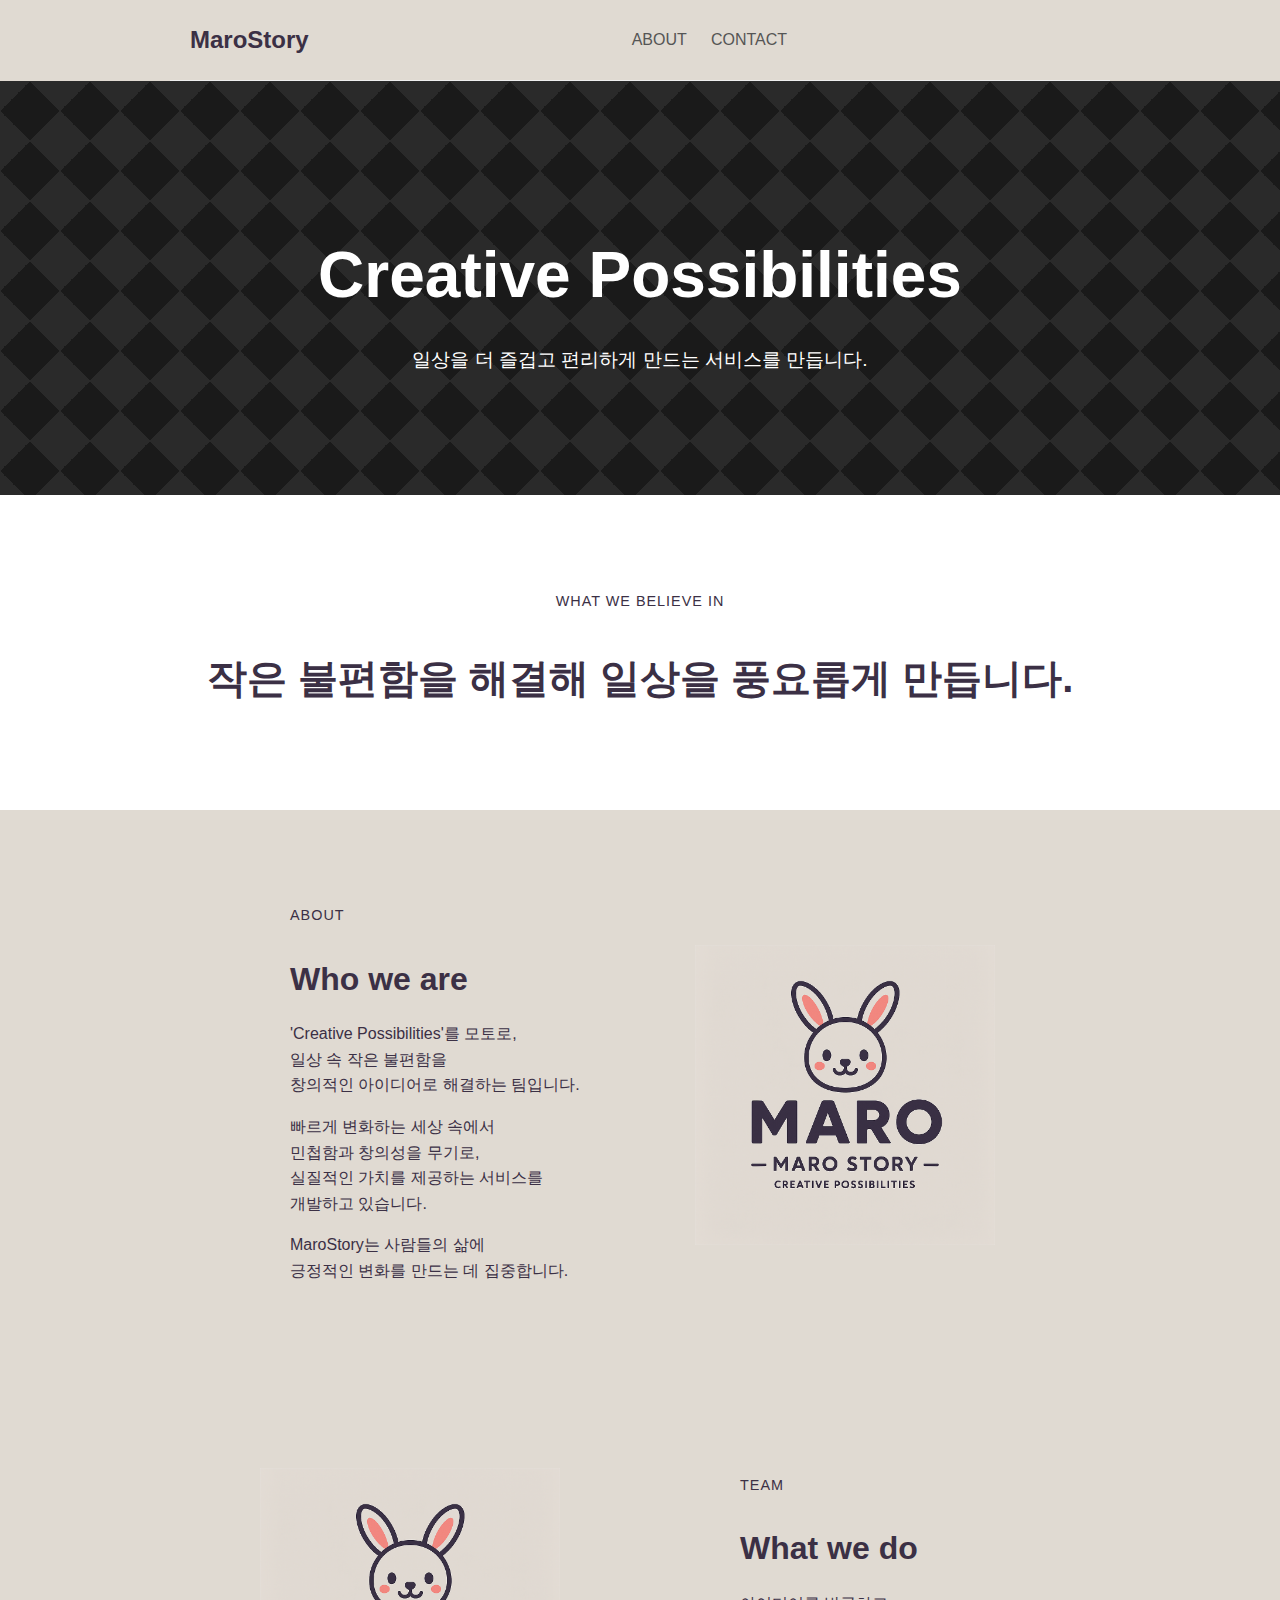
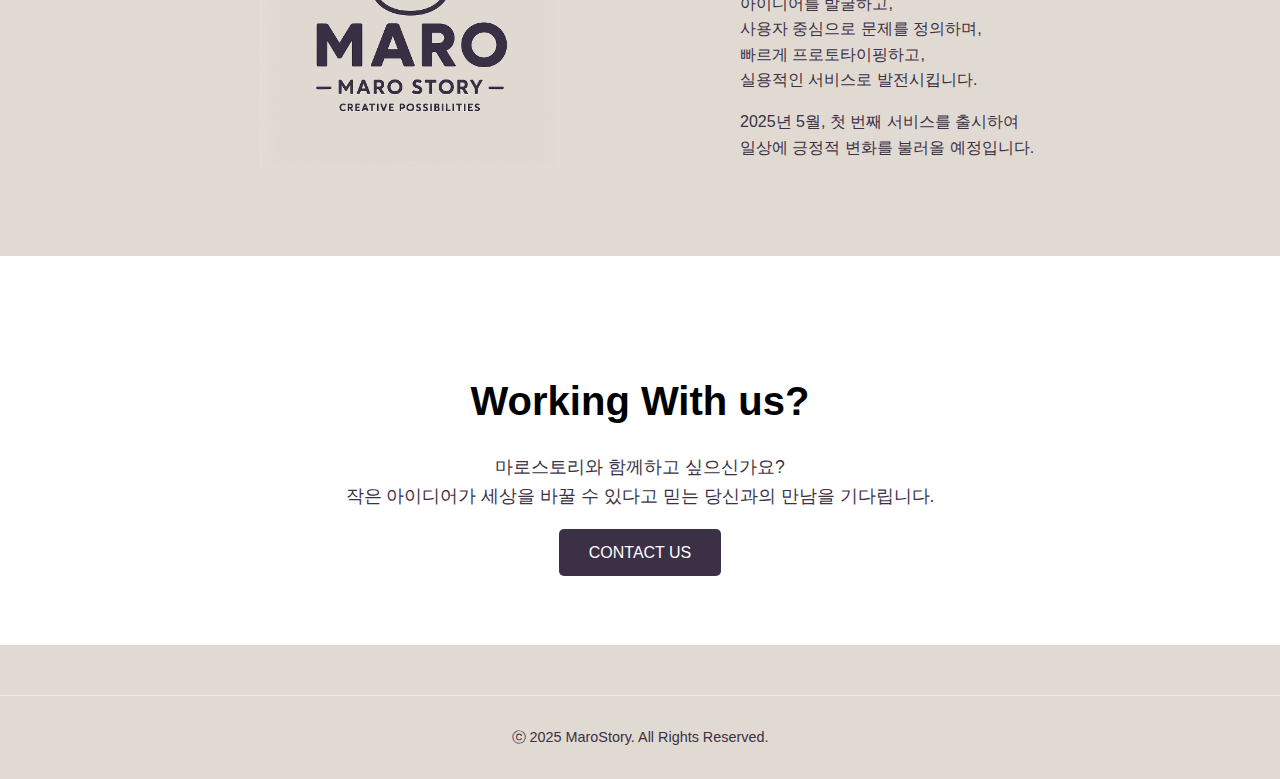
<file: index.html>
<!DOCTYPE html>
<html lang="ko">
<head>
  <meta charset="UTF-8">
  <meta name="viewport" content="width=device-width, initial-scale=1.0">
  <title>MaroStory - Creative Possibilities</title>
  <link rel="icon" href="favicon.png" type="image/x-icon">
  <link rel="shortcut icon" href="favicon.png" type="image/x-icon">

  <!-- 기본 SEO 메타 -->
  <meta name="description" content="MaroStory는 창의적인 아이디어로 일상을 풍요롭게 만드는 서비스를 제공합니다.">
  <meta name="keywords" content="MaroStory, 스타트업, 서비스 개발, 창의성, 일상 개선">
  <meta name="author" content="MaroStory">

  <!-- 모바일 최적화 -->
  <meta name="viewport" content="width=device-width, initial-scale=1">

  <!-- Open Graph (공유용 메타 태그) -->
  <meta property="og:title" content="MaroStory - Creative Possibilities">
  <meta property="og:description" content="창의적인 가능성으로 일상을 바꿔나가는 마로스토리.">
  <meta property="og:image" content="https://www.marostory.com/og-image.png"> <!-- 나중에 og용 썸네일 만들면 경로 수정 -->
  <meta property="og:url" content="https://www.marostory.com">
  <meta property="og:type" content="website">

  <!-- 트위터 카드 -->
  <meta name="twitter:card" content="summary_large_image">
  <meta name="twitter:title" content="MaroStory - Creative Possibilities">
  <meta name="twitter:description" content="창의적인 가능성으로 일상을 바꿔나가는 마로스토리.">
  <meta name="twitter:image" content="https://www.marostory.com/og-image.png">


  <style>
    /* 기본 스타일 */
    body {
      margin: 0;
      font-family: sans-serif;
      background-color: #E0DAD2;
      color: #3B3045;
      line-height: 1.6;
    }
    .container {
      max-width: 900px;
      margin: 0 auto;
      padding: 0 20px;
    }
    header {
      display: flex;
      height: 80px;
      align-items: center;
      padding: 30px 0;
      border-bottom: 1px solid #eee;
    }
    header .logo {
      font-weight: bold;
      font-size: 1.5em;
      color: #3B3045;
    }
    header nav {
      flex-grow: 1;
      text-align: center;
    }
    header nav a {
      margin-left: 20px;
      text-decoration: none;
      color: #555;
    }
    .hero {
      background-color: #1a1a1a;
      background-image: linear-gradient(45deg, #2a2a2a 25%, transparent 25%),
                        linear-gradient(-45deg, #2a2a2a 25%, transparent 25%),
                        linear-gradient(45deg, transparent 75%, #2a2a2a 75%),
                        linear-gradient(-45deg, transparent 75%, #2a2a2a 75%);
      background-size: 60px 60px;
      color: #fff;
      padding: 100px 0;
      text-align: center;
    }
    .hero h1 {
      font-size: 4em;
      margin-bottom: 10px;
      font-weight: bold;
    }
    .hero p {
      font-size: 1.2em;
      color: #fff;
    }
    .belief {
      padding: 80px 0;
      text-align: center;
      background-color: #ffffff; /* 라이트 옐로우 */
    }
    .belief .sub-heading {
      font-size: 0.9em;
      color: #3B3045;
      margin-bottom: 10px;
      text-transform: uppercase;
      letter-spacing: 1px;
    }
    .belief h2 {
      font-size: 2.5em;
      margin-bottom: 20px;
      color: #3B3045;
    }
    .info-section {
      padding: 80px 0;
      display: flex;
      align-items: center;
      gap: 10px;
    }
    .info-section .text-content {
      flex: 1;
      max-width: 300px;
      margin-left: 100px;
    }
    .info-section .text-content2 {
      flex: 1;
      max-width: 350px;
      margin-left: 100px;
    }
    .info-section .image-placeholder {
      flex: 1;
      height: 300px;
      display: flex;
      justify-content: center;
      align-items: center;
    }
    
    .info-section .sub-heading {
      font-size: 0.9em;
      color: #3B3045;
      margin-bottom: 5px;
      text-transform: uppercase;
      letter-spacing: 1px;
    }
    .info-section h2 {
      font-size: 2em;
      margin-bottom: 15px;
      color: #3B3045;
    }
    .info-section p {
      color: #3B3045;
      font-size: 1em;
    }
    .what-we-do {
      flex-direction: row-reverse;
    }
    .cta {
      padding: 80px 0;
      text-align: center;
      background-color: #ffffff; /* 라이트 오렌지 */
    }
    .cta .sub-heading { /* cta 내부 sub-heading 스타일 (필요하다면) */
      font-size: 0.9em;
      color: #3B3045;
      margin-bottom: 10px;
      text-transform: uppercase;
      letter-spacing: 1px;
    }
    .cta h2 { /* cta 내부 h2 스타일 */
      font-size: 2.5em;
      margin-bottom: 20px;
      color: #000;
    }
    .cta p {
      font-size: 1.1em;
      color: #3B3045;
      margin-bottom: 30px;
    }
    .cta .cta-button {
      background-color: #3B3045;
      color: #fff;
      padding: 15px 30px;
      border: none;
      border-radius: 5px;
      font-size: 1em;
      cursor: pointer;
      text-decoration: none;
      text-transform: uppercase;
    }
    footer {
      
      text-align: center;
      padding: 30px 0;
      font-size: 0.9em;
      color: #3B3045;
      border-top: 1px solid #eee;
      margin-top: 50px;
    }
    /* 모바일 반응형 */
    @media (max-width: 768px) {
      header {
        flex-direction: column;
      }
      header nav a {
        display: inline-block;
        margin: 10px 10px 0 10px;
      }
      .info-section {
        flex-direction: column;
        text-align: center;
      }
      .who-we-are {
        flex-direction: column-reverse;
      }
      .info-section .text-content,
      .info-section .image-placeholder {
        width: 100%;
        margin: 0;
      }
      .info-section .text-content2,
      .info-section .image-placeholder {
        width: 100%;
        margin: 0;
      }
      .info-section .image-placeholder {
        height: 200px;
        margin-top: 20px;
      }
      .hero h1 {
        font-size: 2.2em;
      }
      .hero p {
        font-size: 1em;
      }
      .belief h2,
      .cta h2 {
        font-size: 1.8em;
      }
      .cta p {
        font-size: 1em;
        padding: 0 20px;
      }
      .cta .cta-button {
        padding: 12px 24px;
        font-size: 0.9em;
      }
    }
    .info-section .image-placeholder.pattern {
      background-image: none;
    }
    .section-image {
      max-width: 300px;
      height: auto;
      display: block;
      margin: auto;
    }
    
  </style>
</head>
<body>

  <header class="container">
    <div class="logo">MaroStory</div>
    <nav>
      <a href="#belief">ABOUT</a>
      <a href="#cta">CONTACT</a>
    </nav>
  </header>

  <section class="hero">
    <div class="container">
      <h1>Creative Possibilities</h1>
      <p>일상을 더 즐겁고 편리하게 만드는 서비스를 만듭니다.</p>
    </div>
  </section>

  <section class="belief" id="belief">
    <div class="container">
        <p class="sub-heading">WHAT WE BELIEVE IN</p>
      <h2>작은 불편함을 해결해 일상을 풍요롭게 만듭니다.</h2>
    </div>
  </section>

  <section class="info-section who-we-are container">
    <div class="text-content">
        <p class="sub-heading">ABOUT</p>
      <h2>Who we are</h2>
      <p>
        'Creative Possibilities'를 모토로,<br>
        일상 속 작은 불편함을 <br>
        창의적인 아이디어로 해결하는 팀입니다.
      </p>
      <p>
        빠르게 변화하는 세상 속에서<br>
        민첩함과 창의성을 무기로,<br>
        실질적인 가치를 제공하는 서비스를<br>
        개발하고 있습니다.
      </p>
      <p>
        MaroStory는 사람들의 삶에 <br>
        긍정적인 변화를 만드는 데 집중합니다.
      </p>
    </div>
    <div class="image-placeholder">
        <img src="marostory_logo.png" alt="MaroStory Logo" class="section-image">
    </div>
  </section>

  <section class="info-section what-we-do container">
    <div class="text-content2">
        <p class="sub-heading">TEAM</p>
      <h2>What we do</h2>
      <p>
        아이디어를 발굴하고,<br>
        사용자 중심으로 문제를 정의하며,<br>
        빠르게 프로토타이핑하고,<br>
        실용적인 서비스로 발전시킵니다.
      </p>
      <p>
        2025년 5월, 첫 번째 서비스를 출시하여<br>
        일상에 긍정적 변화를 불러올 예정입니다.
      </p>
    </div>
    <div class="image-placeholder">
        <img src="marostory_logo.png" alt="MaroStory Logo" class="section-image">
    </div>
  </section>

  <section class="cta" id="cta">
    <div class="container">
      <h2>Working With us?</h2>
      <p>마로스토리와 함께하고 싶으신가요?<br>
      작은 아이디어가 세상을 바꿀 수 있다고 믿는 당신과의 만남을 기다립니다.</p>
      <a href="mailto:snow@marostory.com" class="cta-button">Contact Us</a>
    </div>
  </section>

  <footer>
    <div class="container">
      ⓒ 2025 MaroStory. All Rights Reserved.
    </div>
  </footer>

</body>
</html>
</file>
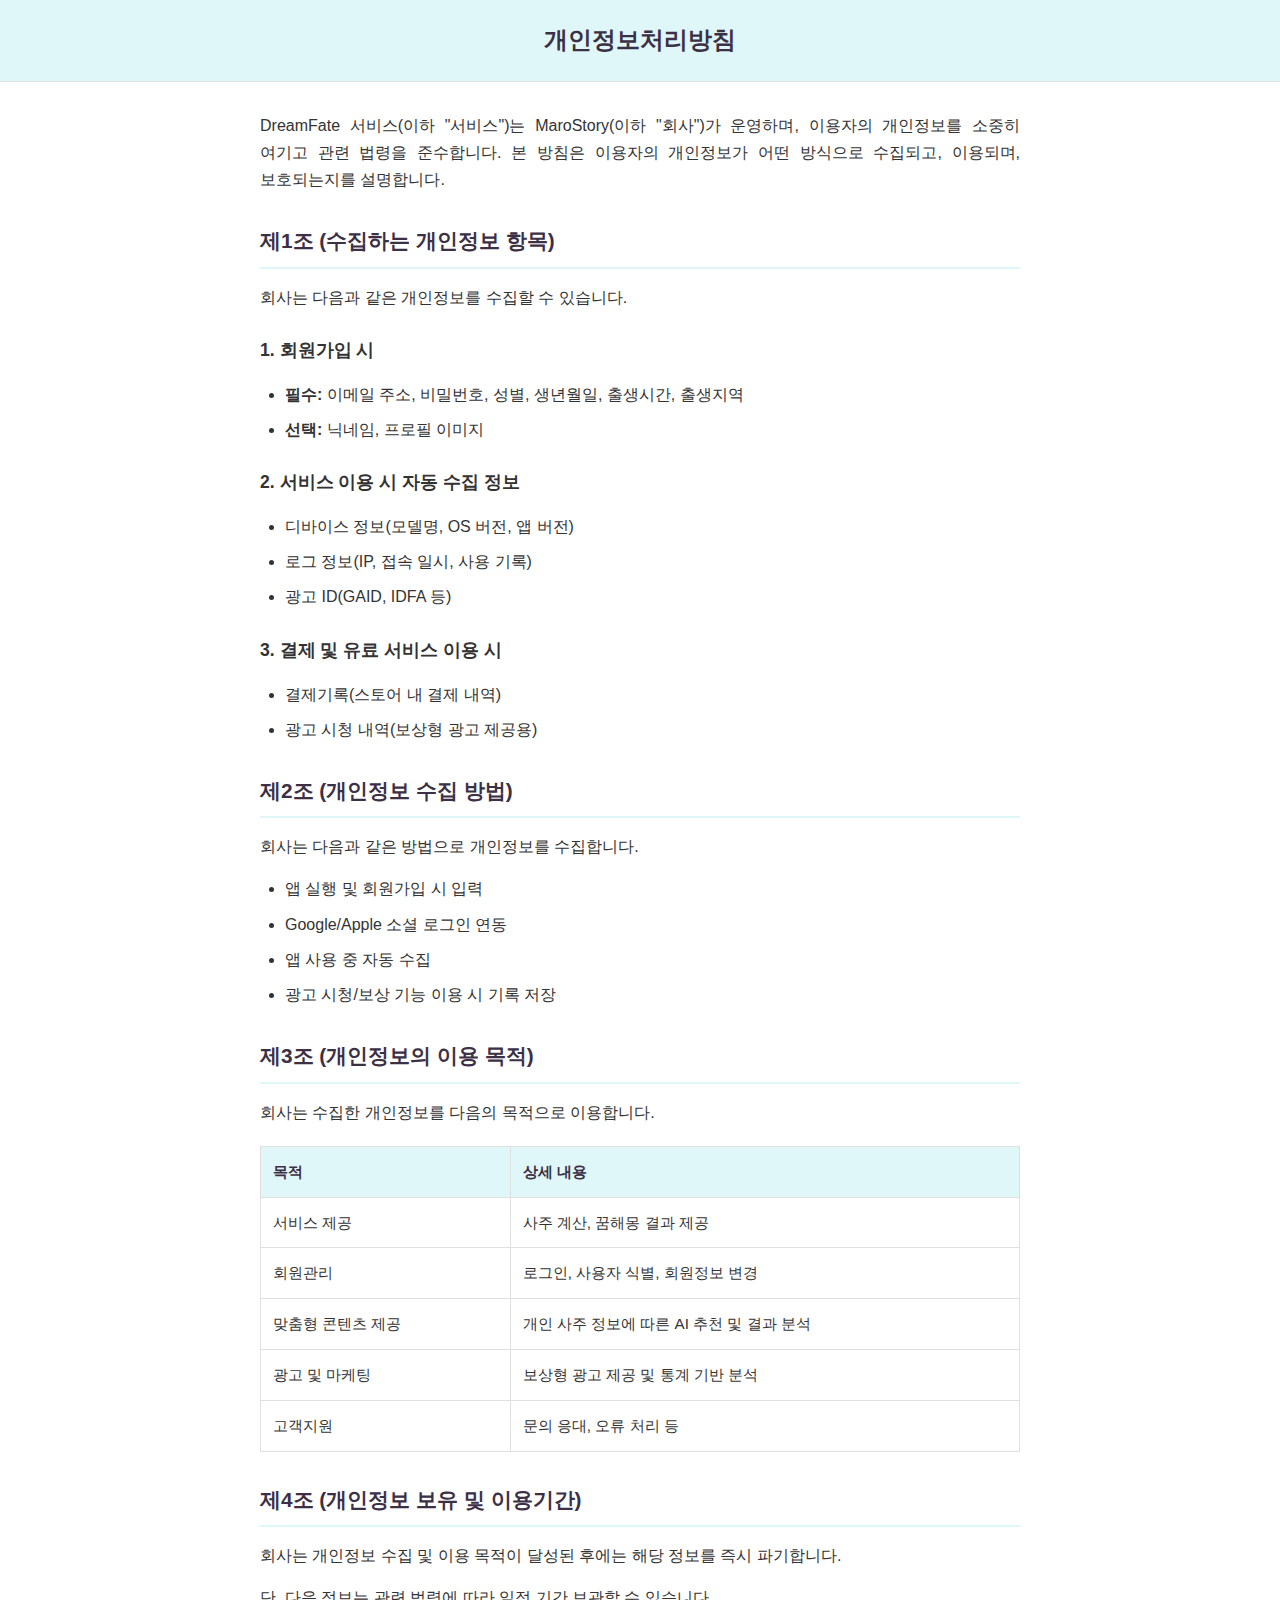
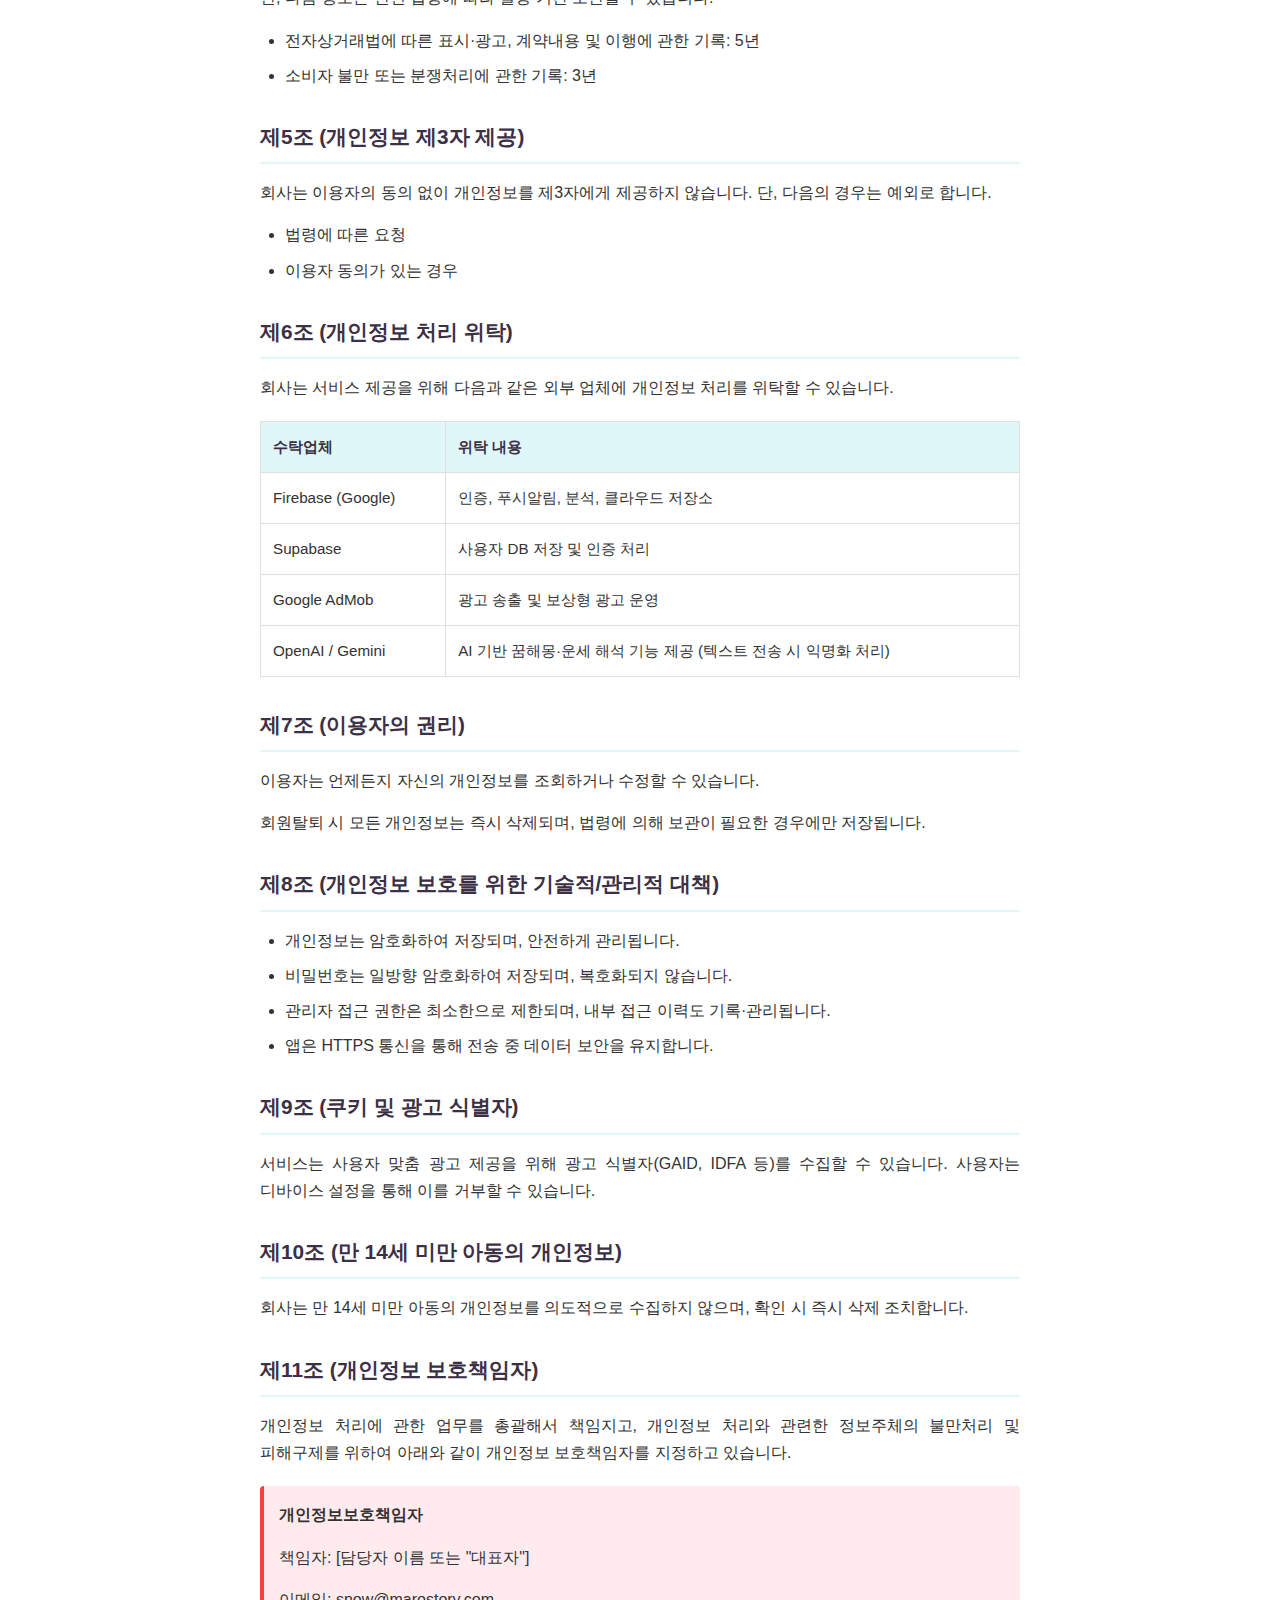
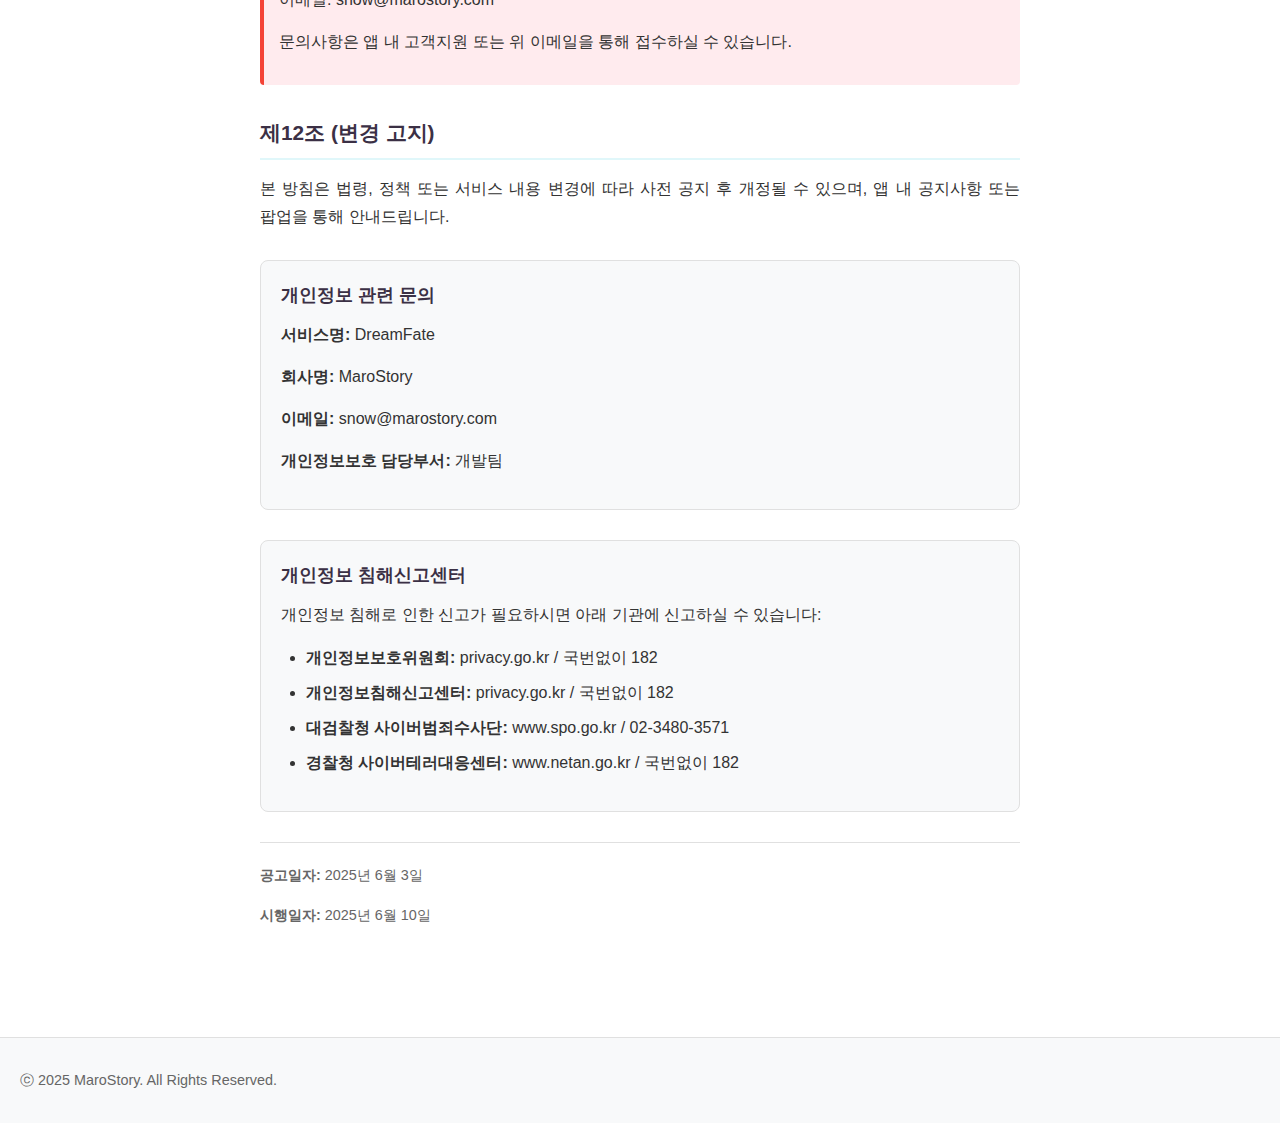
<file: privacy.html>
<!DOCTYPE html>
<html lang="ko">
<head>
  <meta charset="UTF-8">
  <meta name="viewport" content="width=device-width, initial-scale=1.0">
  
  <!-- 웹뷰 최적화 메타태그 -->
  <meta name="format-detection" content="telephone=no">
  <meta name="apple-mobile-web-app-capable" content="yes">
  <meta name="apple-mobile-web-app-status-bar-style" content="default">
  
  <title>개인정보처리방침 - DreamFate</title>
  <meta name="description" content="DreamFate 개인정보처리방침">
  <meta name="robots" content="noindex, nofollow">
  
  <!-- CSS 파일 연결 -->
  <link rel="stylesheet" href="legal-pages.css">
</head>
<body>
  <!-- 헤더 -->
  <header class="header">

    <h1>개인정보처리방침</h1>
  </header>

  <!-- 메인 콘텐츠 -->
  <main class="container">
    
    <!-- 편집 가능한 본문 영역 -->
    <div>
      <p>DreamFate 서비스(이하 "서비스")는 MaroStory(이하 "회사")가 운영하며, 이용자의 개인정보를 소중히 여기고 관련 법령을 준수합니다. 본 방침은 이용자의 개인정보가 어떤 방식으로 수집되고, 이용되며, 보호되는지를 설명합니다.</p>

      <h2>제1조 (수집하는 개인정보 항목)</h2>
      <p>회사는 다음과 같은 개인정보를 수집할 수 있습니다.</p>

      <h3>1. 회원가입 시</h3>
      <ul>
        <li><strong>필수:</strong> 이메일 주소, 비밀번호, 성별, 생년월일, 출생시간, 출생지역</li>
        <li><strong>선택:</strong> 닉네임, 프로필 이미지</li>
      </ul>

      <h3>2. 서비스 이용 시 자동 수집 정보</h3>
      <ul>
        <li>디바이스 정보(모델명, OS 버전, 앱 버전)</li>
        <li>로그 정보(IP, 접속 일시, 사용 기록)</li>
        <li>광고 ID(GAID, IDFA 등)</li>
      </ul>

      <h3>3. 결제 및 유료 서비스 이용 시</h3>
      <ul>
        <li>결제기록(스토어 내 결제 내역)</li>
        <li>광고 시청 내역(보상형 광고 제공용)</li>
      </ul>

      <h2>제2조 (개인정보 수집 방법)</h2>
      <p>회사는 다음과 같은 방법으로 개인정보를 수집합니다.</p>
      <ul>
        <li>앱 실행 및 회원가입 시 입력</li>
        <li>Google/Apple 소셜 로그인 연동</li>
        <li>앱 사용 중 자동 수집</li>
        <li>광고 시청/보상 기능 이용 시 기록 저장</li>
      </ul>

      <h2>제3조 (개인정보의 이용 목적)</h2>
      <p>회사는 수집한 개인정보를 다음의 목적으로 이용합니다.</p>
      
      <table>
        <thead>
          <tr>
            <th>목적</th>
            <th>상세 내용</th>
          </tr>
        </thead>
        <tbody>
          <tr>
            <td>서비스 제공</td>
            <td>사주 계산, 꿈해몽 결과 제공</td>
          </tr>
          <tr>
            <td>회원관리</td>
            <td>로그인, 사용자 식별, 회원정보 변경</td>
          </tr>
          <tr>
            <td>맞춤형 콘텐츠 제공</td>
            <td>개인 사주 정보에 따른 AI 추천 및 결과 분석</td>
          </tr>
          <tr>
            <td>광고 및 마케팅</td>
            <td>보상형 광고 제공 및 통계 기반 분석</td>
          </tr>
          <tr>
            <td>고객지원</td>
            <td>문의 응대, 오류 처리 등</td>
          </tr>
        </tbody>
      </table>

      <h2>제4조 (개인정보 보유 및 이용기간)</h2>
      <p>회사는 개인정보 수집 및 이용 목적이 달성된 후에는 해당 정보를 즉시 파기합니다.</p>
      <p>단, 다음 정보는 관련 법령에 따라 일정 기간 보관할 수 있습니다.</p>
      <ul>
        <li>전자상거래법에 따른 표시·광고, 계약내용 및 이행에 관한 기록: 5년</li>
        <li>소비자 불만 또는 분쟁처리에 관한 기록: 3년</li>
      </ul>

      <h2>제5조 (개인정보 제3자 제공)</h2>
      <p>회사는 이용자의 동의 없이 개인정보를 제3자에게 제공하지 않습니다. 단, 다음의 경우는 예외로 합니다.</p>
      <ul>
        <li>법령에 따른 요청</li>
        <li>이용자 동의가 있는 경우</li>
      </ul>

      <h2>제6조 (개인정보 처리 위탁)</h2>
      <p>회사는 서비스 제공을 위해 다음과 같은 외부 업체에 개인정보 처리를 위탁할 수 있습니다.</p>
      
      <table>
        <thead>
          <tr>
            <th>수탁업체</th>
            <th>위탁 내용</th>
          </tr>
        </thead>
        <tbody>
          <tr>
            <td>Firebase (Google)</td>
            <td>인증, 푸시알림, 분석, 클라우드 저장소</td>
          </tr>
          <tr>
            <td>Supabase</td>
            <td>사용자 DB 저장 및 인증 처리</td>
          </tr>
          <tr>
            <td>Google AdMob</td>
            <td>광고 송출 및 보상형 광고 운영</td>
          </tr>
          <tr>
            <td>OpenAI / Gemini</td>
            <td>AI 기반 꿈해몽·운세 해석 기능 제공 (텍스트 전송 시 익명화 처리)</td>
          </tr>
        </tbody>
      </table>

      <h2>제7조 (이용자의 권리)</h2>
      <p>이용자는 언제든지 자신의 개인정보를 조회하거나 수정할 수 있습니다.</p>
      <p>회원탈퇴 시 모든 개인정보는 즉시 삭제되며, 법령에 의해 보관이 필요한 경우에만 저장됩니다.</p>

      <h2>제8조 (개인정보 보호를 위한 기술적/관리적 대책)</h2>
      <ul>
        <li>개인정보는 암호화하여 저장되며, 안전하게 관리됩니다.</li>
        <li>비밀번호는 일방향 암호화하여 저장되며, 복호화되지 않습니다.</li>
        <li>관리자 접근 권한은 최소한으로 제한되며, 내부 접근 이력도 기록·관리됩니다.</li>
        <li>앱은 HTTPS 통신을 통해 전송 중 데이터 보안을 유지합니다.</li>
      </ul>

      <h2>제9조 (쿠키 및 광고 식별자)</h2>
      <p>서비스는 사용자 맞춤 광고 제공을 위해 광고 식별자(GAID, IDFA 등)를 수집할 수 있습니다. 사용자는 디바이스 설정을 통해 이를 거부할 수 있습니다.</p>

      <h2>제10조 (만 14세 미만 아동의 개인정보)</h2>
      <p>회사는 만 14세 미만 아동의 개인정보를 의도적으로 수집하지 않으며, 확인 시 즉시 삭제 조치합니다.</p>

      <h2>제11조 (개인정보 보호책임자)</h2>
      <p>개인정보 처리에 관한 업무를 총괄해서 책임지고, 개인정보 처리와 관련한 정보주체의 불만처리 및 피해구제를 위하여 아래와 같이 개인정보 보호책임자를 지정하고 있습니다.</p>

      <div class="important">
        <p><strong>개인정보보호책임자</strong></p>
        <p>책임자: [담당자 이름 또는 "대표자"]</p>
        <p>이메일: snow@marostory.com</p>
        <p>문의사항은 앱 내 고객지원 또는 위 이메일을 통해 접수하실 수 있습니다.</p>
      </div>

      <h2>제12조 (변경 고지)</h2>
      <p>본 방침은 법령, 정책 또는 서비스 내용 변경에 따라 사전 공지 후 개정될 수 있으며, 앱 내 공지사항 또는 팝업을 통해 안내드립니다.</p>
    </div>

    <!-- 연락처 정보 -->
    <div class="contact-info">
      <h3>개인정보 관련 문의</h3>
      <p><strong>서비스명:</strong> DreamFate</p>
      <p><strong>회사명:</strong> MaroStory</p>
      <p><strong>이메일:</strong> snow@marostory.com</p>
      <p><strong>개인정보보호 담당부서:</strong> 개발팀</p>
    </div>

    <!-- 개인정보 침해신고센터 안내 -->
    <div class="contact-info">
      <h3>개인정보 침해신고센터</h3>
      <p>개인정보 침해로 인한 신고가 필요하시면 아래 기관에 신고하실 수 있습니다:</p>
      <ul>
        <li><strong>개인정보보호위원회:</strong> privacy.go.kr / 국번없이 182</li>
        <li><strong>개인정보침해신고센터:</strong> privacy.go.kr / 국번없이 182</li>
        <li><strong>대검찰청 사이버범죄수사단:</strong> www.spo.go.kr / 02-3480-3571</li>
        <li><strong>경찰청 사이버테러대응센터:</strong> www.netan.go.kr / 국번없이 182</li>
      </ul>
    </div>

    <!-- 시행일자 -->
    <div class="date-info">
      <p><strong>공고일자:</strong> 2025년 6월 3일</p>
      <p><strong>시행일자:</strong> 2025년 6월 10일</p>
    </div>
  </main>

  <!-- 푸터 -->
  <footer class="footer">
    <p>ⓒ 2025 MaroStory. All Rights Reserved.</p>
  </footer>

  <!-- JavaScript -->
  <script>
    // 뒤로가기 기능
    function goBack() {
      // 웹뷰에서 history가 있으면 뒤로가기
      if (window.history.length > 1) {
        window.history.back();
      } else {
        // 웹뷰가 직접 호출된 경우 앱으로 신호 보내기
        if (window.webkit && window.webkit.messageHandlers && window.webkit.messageHandlers.goBack) {
          window.webkit.messageHandlers.goBack.postMessage({});
        } else if (window.Android && window.Android.goBack) {
          window.Android.goBack();
        } else {
          // 기본 동작: 창 닫기 시도
          window.close();
        }
      }
    }

    // 웹뷰 최적화를 위한 스크롤 성능 개선
    let ticking = false;
    function updateScrollPosition() {
      // 스크롤 위치에 따른 헤더 그림자 효과
      const header = document.querySelector('.header');
      if (window.scrollY > 10) {
        header.style.boxShadow = '0 2px 10px rgba(0,0,0,0.1)';
      } else {
        header.style.boxShadow = 'none';
      }
      ticking = false;
    }

    window.addEventListener('scroll', function() {
      if (!ticking) {
        requestAnimationFrame(updateScrollPosition);
        ticking = true;
      }
    });

    // 편집 모드 토글 (개발용)
    let isEditMode = false;
    function toggleEditMode() {
      const editables = document.querySelectorAll('.editable');
      editables.forEach(el => {
        if (isEditMode) {
          el.contentEditable = false;
          el.style.outline = 'none';
        } else {
          el.contentEditable = true;
          el.style.outline = '2px solid #007bff';
        }
      });
      isEditMode = !isEditMode;
    }

    // 개발 모드에서 더블클릭으로 편집 모드 토글
    if (location.hostname === 'localhost' || location.hostname === '127.0.0.1') {
      document.addEventListener('dblclick', function(e) {
        if (e.target.closest('.editable')) {
          e.preventDefault();
          toggleEditMode();
        }
      });
    }

    // 페이지 로드 완료 알림 (웹뷰에서 사용)
    window.addEventListener('load', function() {
      if (window.webkit && window.webkit.messageHandlers && window.webkit.messageHandlers.pageLoaded) {
        window.webkit.messageHandlers.pageLoaded.postMessage({page: 'privacy'});
      } else if (window.Android && window.Android.pageLoaded) {
        window.Android.pageLoaded('privacy');
      }
    });
  </script>
</body>
</html>
</file>
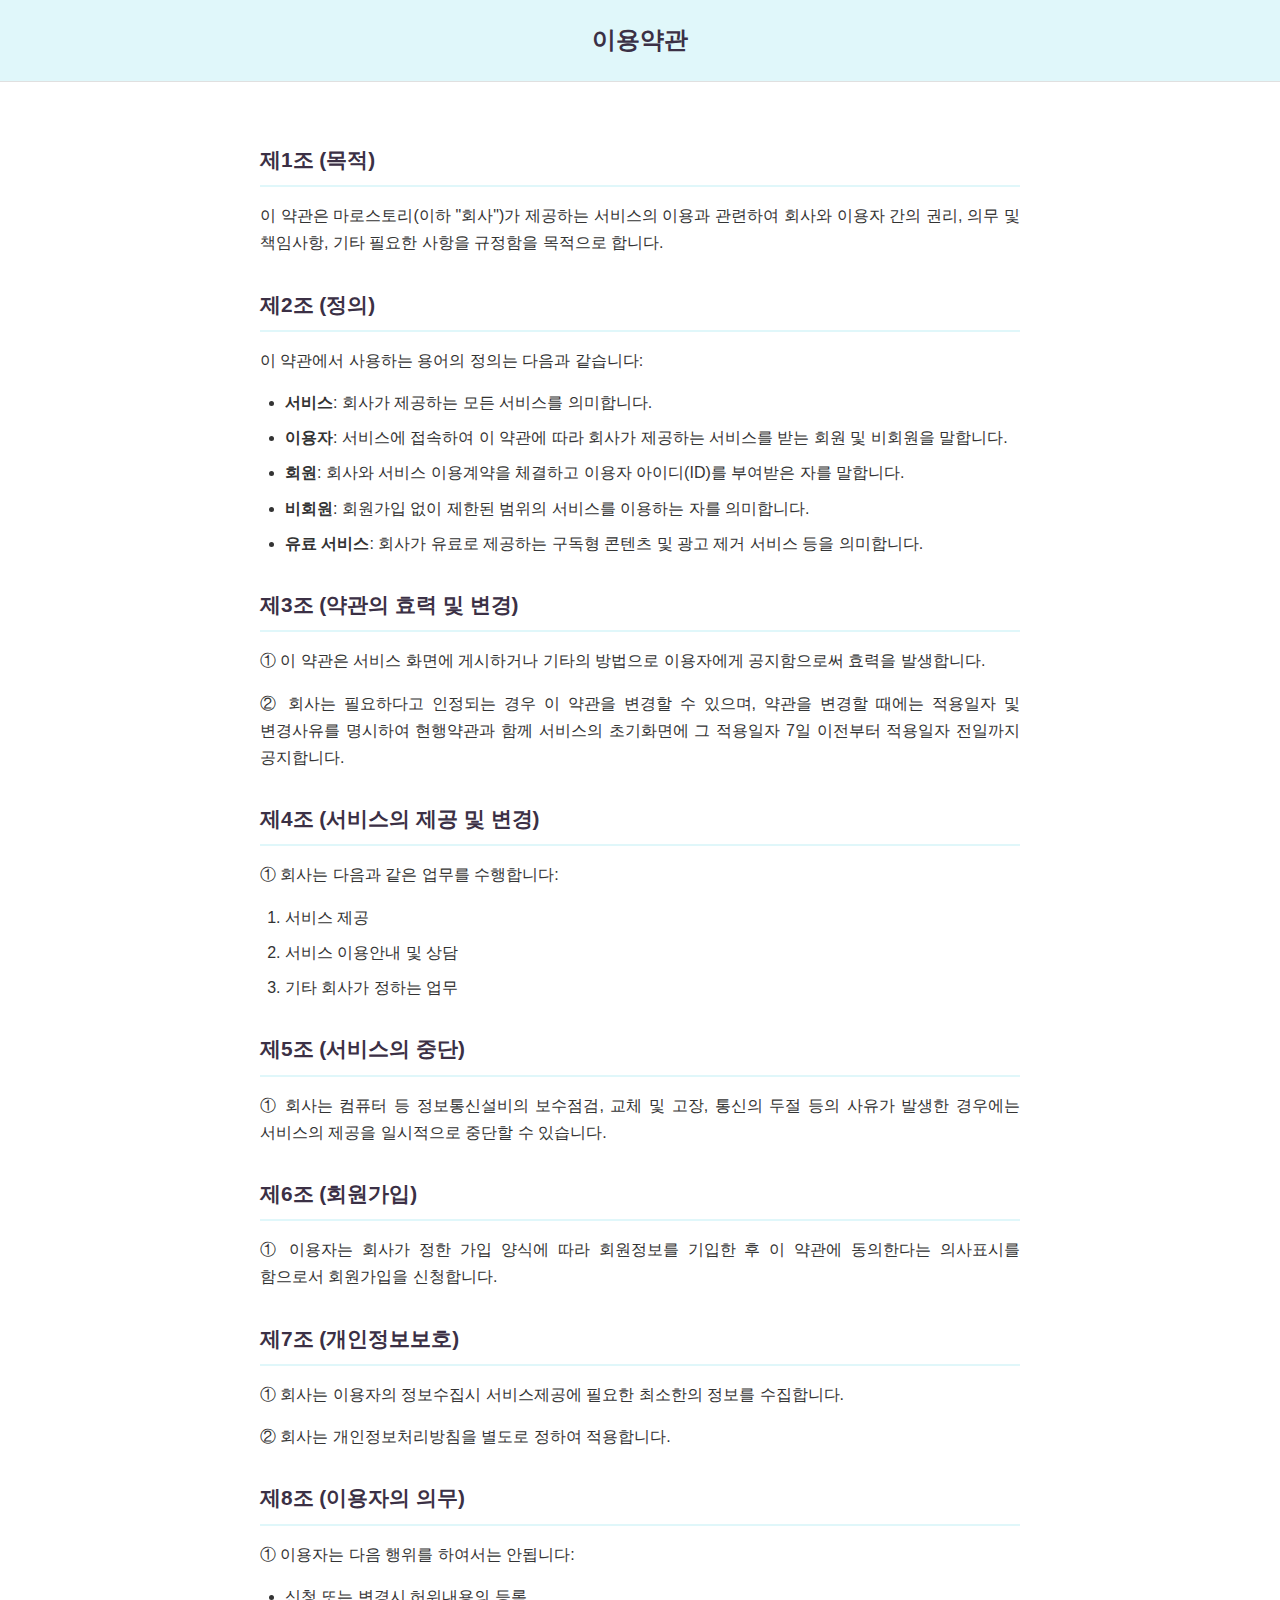
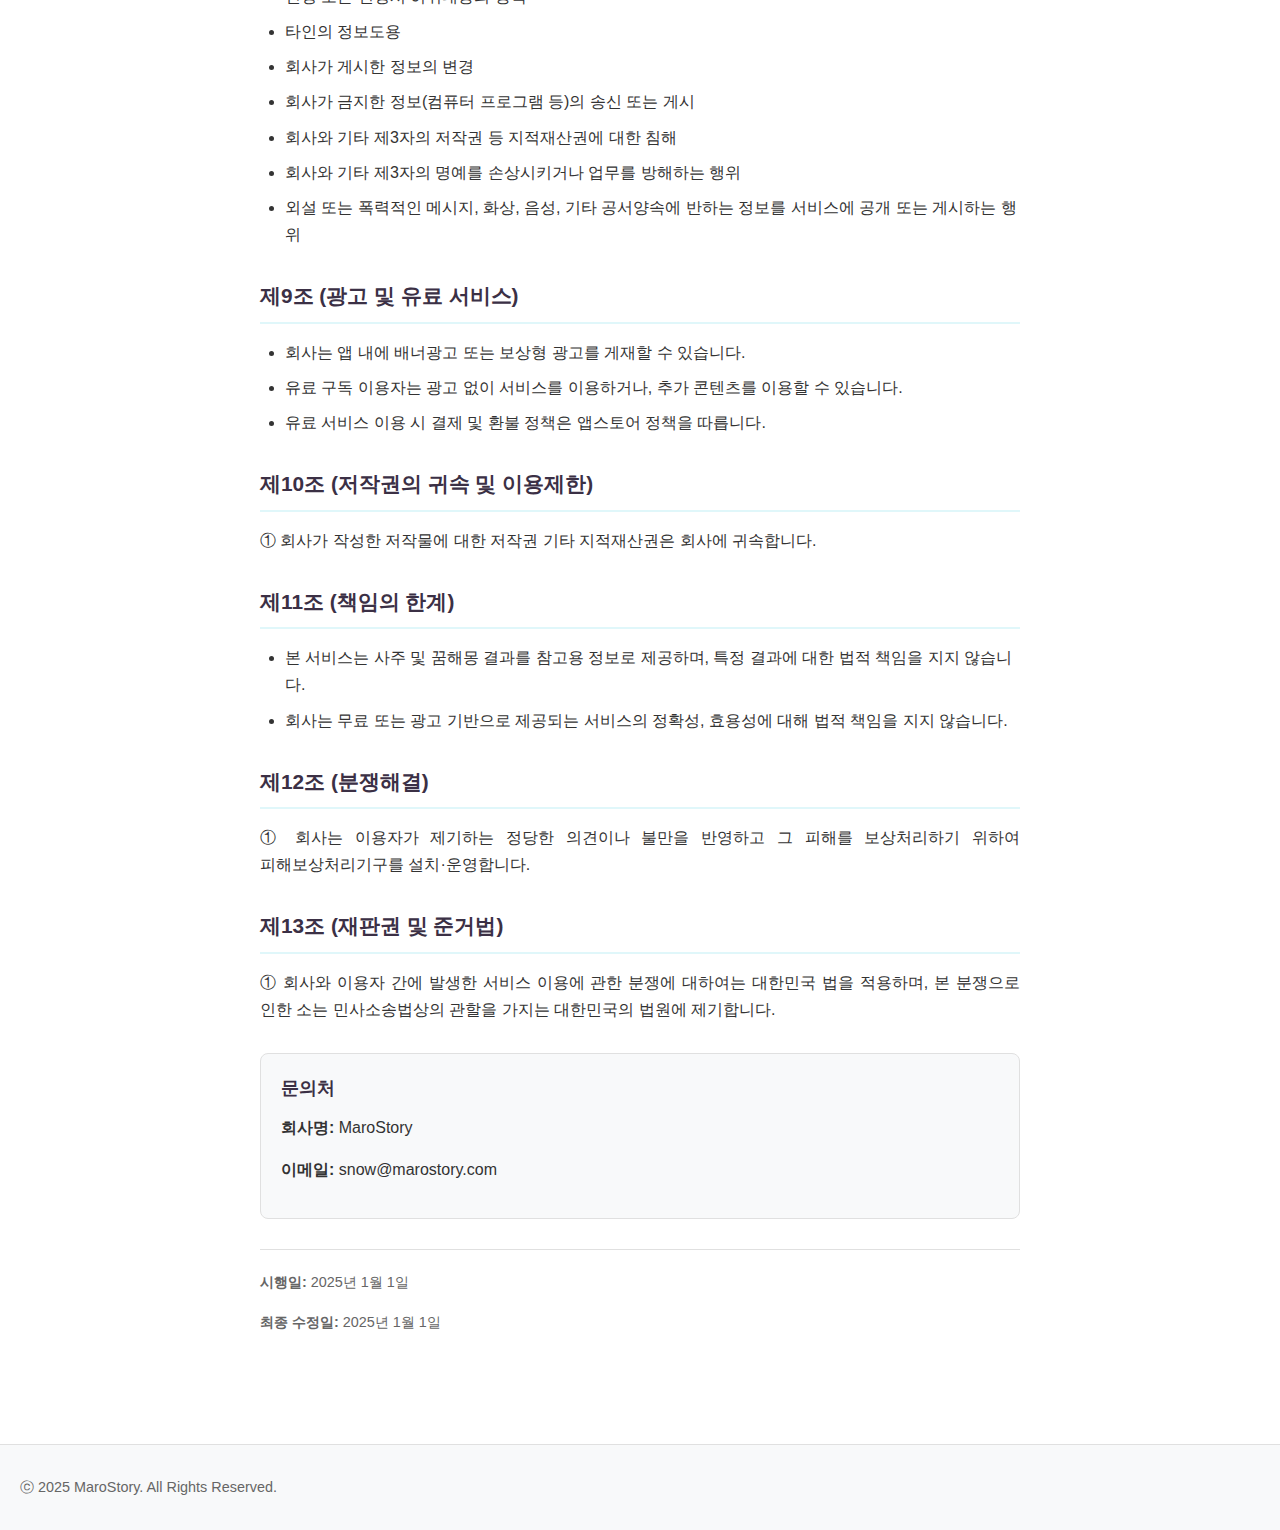
<file: terms.html>
<!DOCTYPE html>
<html lang="ko">
<head>
  <meta charset="UTF-8">
  <meta name="viewport" content="width=device-width, initial-scale=1.0">
  
  <!-- 웹뷰 최적화 메타태그 -->
  <meta name="format-detection" content="telephone=no">
  <meta name="apple-mobile-web-app-capable" content="yes">
  <meta name="apple-mobile-web-app-status-bar-style" content="default">
  
  <title>이용약관 - MaroStory</title>
  <meta name="description" content="MaroStory 서비스 이용약관">
  <meta name="robots" content="noindex, nofollow">
  
  <!-- CSS 파일 연결 -->
  <link rel="stylesheet" href="legal-pages.css">
</head>
<body>
  <!-- 헤더 -->
  <header class="header">

    <h1>이용약관</h1>
  </header>

  <!-- 메인 콘텐츠 -->
  <main class="container">
    
    <!-- 편집 가능한 본문 영역 -->
    <div>
      <h2>제1조 (목적)</h2>
      <p>이 약관은 마로스토리(이하 "회사")가 제공하는 서비스의 이용과 관련하여 회사와 이용자 간의 권리, 의무 및 책임사항, 기타 필요한 사항을 규정함을 목적으로 합니다.</p>

      <h2>제2조 (정의)</h2>
      <p>이 약관에서 사용하는 용어의 정의는 다음과 같습니다:</p>
      <ul>
        <li><strong>서비스</strong>: 회사가 제공하는 모든 서비스를 의미합니다.</li>
        <li><strong>이용자</strong>: 서비스에 접속하여 이 약관에 따라 회사가 제공하는 서비스를 받는 회원 및 비회원을 말합니다.</li>
        <li><strong>회원</strong>: 회사와 서비스 이용계약을 체결하고 이용자 아이디(ID)를 부여받은 자를 말합니다.</li>
        <li><strong>비회원</strong>: 회원가입 없이 제한된 범위의 서비스를 이용하는 자를 의미합니다.</li>
        <li><strong>유료 서비스</strong>: 회사가 유료로 제공하는 구독형 콘텐츠 및 광고 제거 서비스 등을 의미합니다.</li>
      </ul>

      <h2>제3조 (약관의 효력 및 변경)</h2>
      <p>① 이 약관은 서비스 화면에 게시하거나 기타의 방법으로 이용자에게 공지함으로써 효력을 발생합니다.</p>
      <p>② 회사는 필요하다고 인정되는 경우 이 약관을 변경할 수 있으며, 약관을 변경할 때에는 적용일자 및 변경사유를 명시하여 현행약관과 함께 서비스의 초기화면에 그 적용일자 7일 이전부터 적용일자 전일까지 공지합니다.</p>

      <h2>제4조 (서비스의 제공 및 변경)</h2>
      <p>① 회사는 다음과 같은 업무를 수행합니다:</p>
      <ol>
        <li>서비스 제공</li>
        <li>서비스 이용안내 및 상담</li>
        <li>기타 회사가 정하는 업무</li>
      </ol>

      <h2>제5조 (서비스의 중단)</h2>
      <p>① 회사는 컴퓨터 등 정보통신설비의 보수점검, 교체 및 고장, 통신의 두절 등의 사유가 발생한 경우에는 서비스의 제공을 일시적으로 중단할 수 있습니다.</p>

      <h2>제6조 (회원가입)</h2>
      <p>① 이용자는 회사가 정한 가입 양식에 따라 회원정보를 기입한 후 이 약관에 동의한다는 의사표시를 함으로서 회원가입을 신청합니다.</p>

      <h2>제7조 (개인정보보호)</h2>
      <p>① 회사는 이용자의 정보수집시 서비스제공에 필요한 최소한의 정보를 수집합니다.</p>
      <p>② 회사는 개인정보처리방침을 별도로 정하여 적용합니다.</p>

      <h2>제8조 (이용자의 의무)</h2>
      <p>① 이용자는 다음 행위를 하여서는 안됩니다:</p>
      <ul>
        <li>신청 또는 변경시 허위내용의 등록</li>
        <li>타인의 정보도용</li>
        <li>회사가 게시한 정보의 변경</li>
        <li>회사가 금지한 정보(컴퓨터 프로그램 등)의 송신 또는 게시</li>
        <li>회사와 기타 제3자의 저작권 등 지적재산권에 대한 침해</li>
        <li>회사와 기타 제3자의 명예를 손상시키거나 업무를 방해하는 행위</li>
        <li>외설 또는 폭력적인 메시지, 화상, 음성, 기타 공서양속에 반하는 정보를 서비스에 공개 또는 게시하는 행위</li>
      </ul>

      <h2>제9조 (광고 및 유료 서비스)</h2>
      <ul>
        <li>회사는 앱 내에 배너광고 또는 보상형 광고를 게재할 수 있습니다.</li>
        <li>유료 구독 이용자는 광고 없이 서비스를 이용하거나, 추가 콘텐츠를 이용할 수 있습니다.</li>
        <li>유료 서비스 이용 시 결제 및 환불 정책은 앱스토어 정책을 따릅니다.</li>
      </ul>

      <h2>제10조 (저작권의 귀속 및 이용제한)</h2>
      <p>① 회사가 작성한 저작물에 대한 저작권 기타 지적재산권은 회사에 귀속합니다.</p>

      <h2>제11조 (책임의 한계)</h2>
      <ul>
        <li>본 서비스는 사주 및 꿈해몽 결과를 참고용 정보로 제공하며, 특정 결과에 대한 법적 책임을 지지 않습니다.</li>
        <li>회사는 무료 또는 광고 기반으로 제공되는 서비스의 정확성, 효용성에 대해 법적 책임을 지지 않습니다.</li>
      </ul>

      <h2>제12조 (분쟁해결)</h2>
      <p>① 회사는 이용자가 제기하는 정당한 의견이나 불만을 반영하고 그 피해를 보상처리하기 위하여 피해보상처리기구를 설치·운영합니다.</p>

      <h2>제13조 (재판권 및 준거법)</h2>
      <p>① 회사와 이용자 간에 발생한 서비스 이용에 관한 분쟁에 대하여는 대한민국 법을 적용하며, 본 분쟁으로 인한 소는 민사소송법상의 관할을 가지는 대한민국의 법원에 제기합니다.</p>
    </div>

    <!-- 연락처 정보 -->
    <div class="contact-info">
      <h3>문의처</h3>
      <p><strong>회사명:</strong> MaroStory</p>
      <p><strong>이메일:</strong> snow@marostory.com</p>
    </div>

    <!-- 시행일자 -->
    <div class="date-info">
      <p><strong>시행일:</strong> 2025년 1월 1일</p>
      <p><strong>최종 수정일:</strong> 2025년 1월 1일</p>
    </div>
  </main>

  <!-- 푸터 -->
  <footer class="footer">
    <p>ⓒ 2025 MaroStory. All Rights Reserved.</p>
  </footer>

  <!-- JavaScript -->
  <script>
    // 뒤로가기 기능
    function goBack() {
      // 웹뷰에서 history가 있으면 뒤로가기
      if (window.history.length > 1) {
        window.history.back();
      } else {
        // 웹뷰가 직접 호출된 경우 앱으로 신호 보내기
        if (window.webkit && window.webkit.messageHandlers && window.webkit.messageHandlers.goBack) {
          window.webkit.messageHandlers.goBack.postMessage({});
        } else if (window.Android && window.Android.goBack) {
          window.Android.goBack();
        } else {
          // 기본 동작: 창 닫기 시도
          window.close();
        }
      }
    }

    // 웹뷰 최적화를 위한 스크롤 성능 개선
    let ticking = false;
    function updateScrollPosition() {
      // 스크롤 위치에 따른 헤더 그림자 효과
      const header = document.querySelector('.header');
      if (window.scrollY > 10) {
        header.style.boxShadow = '0 2px 10px rgba(0,0,0,0.1)';
      } else {
        header.style.boxShadow = 'none';
      }
      ticking = false;
    }

    window.addEventListener('scroll', function() {
      if (!ticking) {
        requestAnimationFrame(updateScrollPosition);
        ticking = true;
      }
    });

    // 편집 모드 토글 (개발용)
    let isEditMode = false;
    function toggleEditMode() {
      const editables = document.querySelectorAll('.editable');
      editables.forEach(el => {
        if (isEditMode) {
          el.contentEditable = false;
          el.style.outline = 'none';
        } else {
          el.contentEditable = true;
          el.style.outline = '2px solid #007bff';
        }
      });
      isEditMode = !isEditMode;
    }

    // 개발 모드에서 더블클릭으로 편집 모드 토글
    if (location.hostname === 'localhost' || location.hostname === '127.0.0.1') {
      document.addEventListener('dblclick', function(e) {
        if (e.target.closest('.editable')) {
          e.preventDefault();
          toggleEditMode();
        }
      });
    }

    // 페이지 로드 완료 알림 (웹뷰에서 사용)
    window.addEventListener('load', function() {
      if (window.webkit && window.webkit.messageHandlers && window.webkit.messageHandlers.pageLoaded) {
        window.webkit.messageHandlers.pageLoaded.postMessage({page: 'terms'});
      } else if (window.Android && window.Android.pageLoaded) {
        window.Android.pageLoaded('terms');
      }
    });
  </script>
</body>
</html>
</file>
<file: legal-pages.css>
/* 웹뷰용 법률 문서 페이지 스타일 */

:root {
  --primary-color: #3B3045;
  --background-color: #ffffff;
  --text-color: #333333;
  --accent-color: #e0f7fa;
  --border-color: #e0e0e0;
  --highlight-color: #fff9c4;
}

* {
  box-sizing: border-box;
  margin: 0;
  padding: 0;
}

body {
  font-family: -apple-system, BlinkMacSystemFont, 'Segoe UI', Roboto, sans-serif;
  line-height: 1.7;
  color: var(--text-color);
  background-color: var(--background-color);
  padding: 0;
  margin: 0;
}

/* 헤더 스타일 */
.header {
  background-color: var(--accent-color);
  padding: 20px;
  border-bottom: 1px solid var(--border-color);
  position: sticky;
  top: 0;
  z-index: 100;
  backdrop-filter: blur(10px);
}

.header h1 {
  font-size: 1.5em;
  font-weight: 600;
  color: var(--primary-color);
  text-align: center;
  margin: 0;
}

.back-button {
  position: absolute;
  left: 20px;
  top: 50%;
  transform: translateY(-50%);
  background: none;
  border: none;
  font-size: 1.1em;
  color: var(--primary-color);
  cursor: pointer;
  padding: 8px;
  border-radius: 4px;
  transition: background-color 0.3s ease;
}

.back-button:hover {
  background-color: rgba(255, 255, 255, 0.7);
}

/* 메인 콘텐츠 */
.container {
  max-width: 800px;
  margin: 0 auto;
  padding: 30px 20px;
}

/* 제목 스타일 */
h1 {
  font-size: 1.8em;
  font-weight: 700;
  margin-bottom: 10px;
  color: var(--primary-color);
}

h2 {
  font-size: 1.3em;
  font-weight: 600;
  margin: 30px 0 15px 0;
  color: var(--primary-color);
  padding-bottom: 8px;
  border-bottom: 2px solid var(--accent-color);
}

h3 {
  font-size: 1.1em;
  font-weight: 600;
  margin: 25px 0 10px 0;
  color: var(--text-color);
}

/* 문단 스타일 */
p {
  margin-bottom: 15px;
  text-align: justify;
  word-break: keep-all;
}

/* 리스트 스타일 */
ul, ol {
  margin: 15px 0;
  padding-left: 25px;
}

li {
  margin-bottom: 8px;
}

/* 테이블 스타일 */
table {
  width: 100%;
  border-collapse: collapse;
  margin: 20px 0;
  font-size: 0.95em;
}

th, td {
  border: 1px solid var(--border-color);
  padding: 12px;
  text-align: left;
}

th {
  background-color: var(--accent-color);
  font-weight: 600;
  color: var(--primary-color);
}

/* 강조 스타일 */
.highlight {
  background-color: var(--highlight-color);
  padding: 2px 4px;
  border-radius: 3px;
}

.important {
  background-color: #ffebee;
  border-left: 4px solid #f44336;
  padding: 15px;
  margin: 20px 0;
  border-radius: 4px;
}

/* 연락처 정보 */
.contact-info {
  background-color: #f8f9fa;
  border: 1px solid var(--border-color);
  padding: 20px;
  border-radius: 8px;
  margin: 30px 0;
}

.contact-info h3 {
  margin-top: 0;
  color: var(--primary-color);
}

/* 날짜 정보 */
.date-info {
  text-align: right;
  font-size: 0.9em;
  color: #666;
  margin: 30px 0;
  padding-top: 20px;
  border-top: 1px solid var(--border-color);
}

/* 푸터 */
.footer {
  margin-top: 50px;
  padding: 30px 20px;
  background-color: #f8f9fa;
  border-top: 1px solid var(--border-color);
  text-align: center;
}

.footer p {
  margin: 0;
  font-size: 0.9em;
  color: #666;
}

/* 편집 가능한 영역 표시 */
.editable {
  border: 2px dashed #ddd;
  padding: 20px;
  margin: 20px 0;
  border-radius: 8px;
  background-color: #fafafa;
  position: relative;
}

.editable::before {
  content: "여기에 내용을 붙여넣으세요";
  position: absolute;
  top: 10px;
  right: 15px;
  font-size: 0.8em;
  color: #999;
  background-color: #fff;
  padding: 2px 8px;
  border-radius: 12px;
}

/* 모바일 최적화 */
@media (max-width: 768px) {
  .container {
    padding: 20px 15px;
  }
  
  .header {
    padding: 15px;
  }
  
  .header h1 {
    font-size: 1.3em;
  }
  
  .back-button {
    left: 15px;
    font-size: 1em;
  }
  
  h1 {
    font-size: 1.5em;
  }
  
  h2 {
    font-size: 1.2em;
  }
  
  table {
    font-size: 0.85em;
  }
  
  th, td {
    padding: 8px;
  }
}

/* 웹뷰 전용 스타일 */
@media screen and (max-width: 480px) {
  body {
    font-size: 14px;
  }
  
  .container {
    padding: 15px 10px;
  }
  
  .header {
    padding: 12px;
  }
  
  .header h1 {
    font-size: 1.2em;
  }
  
  h2 {
    font-size: 1.1em;
    margin: 20px 0 10px 0;
  }
  
  .contact-info {
    padding: 15px;
  }
}

/* 다크모드 지원 */
@media (prefers-color-scheme: dark) {
  :root {
    --background-color: #1a1a1a;
    --text-color: #e0e0e0;
    --primary-color: #E0DAD2;
    --accent-color: #2a2a2a;
    --border-color: #333;
  }
  
  .editable {
    background-color: #2a2a2a;
    border-color: #555;
  }
  
  .contact-info {
    background-color: #2a2a2a;
  }
  
  .footer {
    background-color: #2a2a2a;
  }
  
  .important {
    background-color: #2a1a1a;
  }
}

/* 인쇄 스타일 */
@media print {
  .header {
    position: static;
    background: none;
    border: none;
  }
  
  .back-button {
    display: none;
  }
  
  .editable::before {
    display: none;
  }
  
  .editable {
    border: none;
    background: none;
  }
}

/* 스크롤바 스타일 (웹킷 기반 브라우저) */
::-webkit-scrollbar {
  width: 8px;
}

::-webkit-scrollbar-track {
  background: #f1f1f1;
}

::-webkit-scrollbar-thumb {
  background: #c1c1c1;
  border-radius: 4px;
}

::-webkit-scrollbar-thumb:hover {
  background: #a8a8a8;
}
</file>
